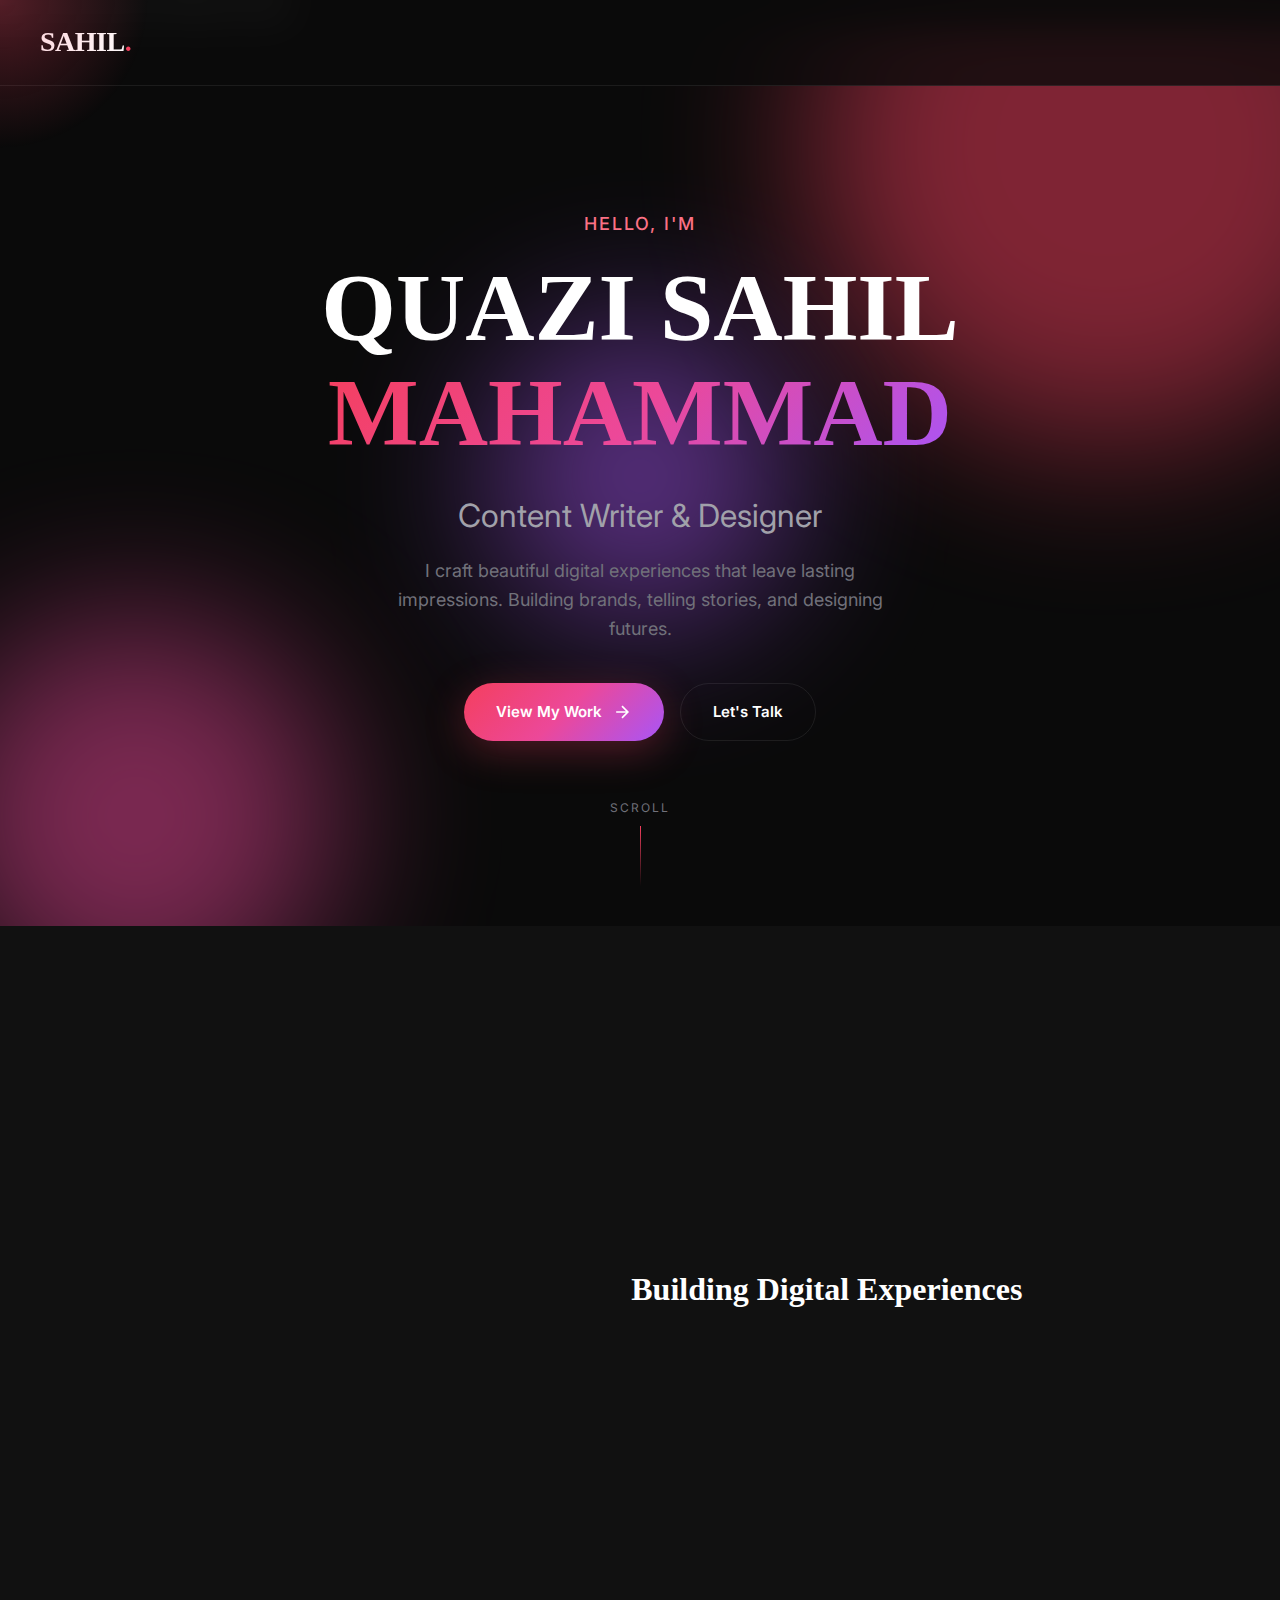
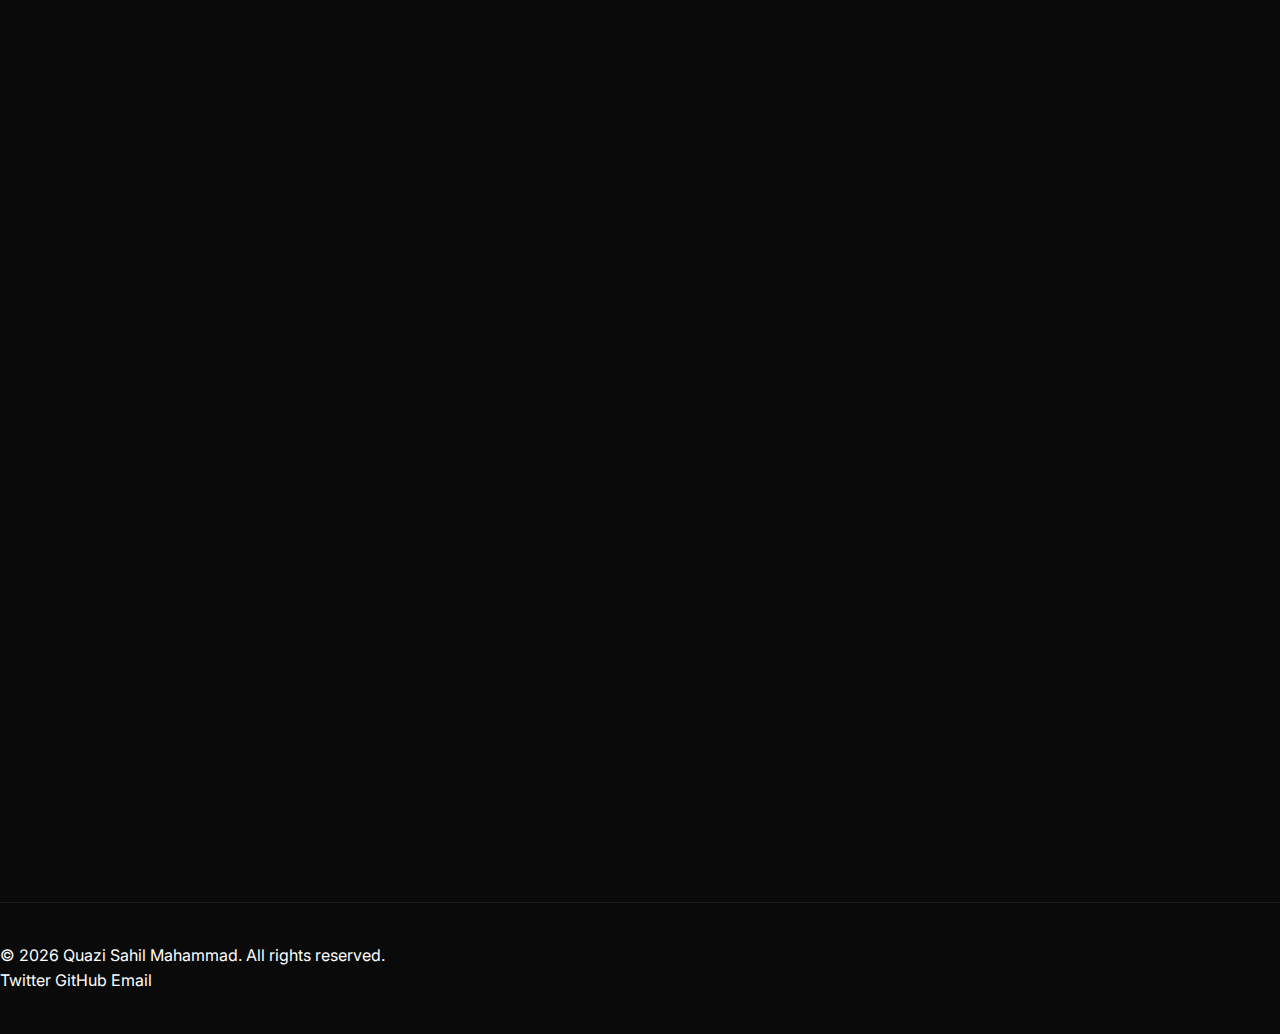
<file: index.html>
<!DOCTYPE html>
<html lang="en">

<head>
    <meta charset="UTF-8">
    <meta name="viewport" content="width=device-width, initial-scale=1.0">
    <title>Quazi Sahil Mahammad - Content Writer & Designer</title>
    <meta name="description"
        content="Portfolio of Quazi Sahil Mahammad - Content Writer, Web Designer, and Creative Developer crafting beautiful digital experiences.">

    <!-- Fonts -->
    <link rel="preconnect" href="https://fonts.googleapis.com">
    <link rel="preconnect" href="https://fonts.gstatic.com" crossorigin>
    <link
        href="https://fonts.googleapis.com/css2?family=Montserrat:wght@400;600;700;900&family=Inter:wght@300;400;500;600&display=swap"
        rel="stylesheet">
    <link rel="icon" type="image/png" href="assets/images/favicon.png">

    <!-- Styles -->
    <link rel="stylesheet" href="styles/main.css">
    <link rel="stylesheet" href="styles/animations.css">
</head>

<body class="page-home">
    <!-- Cursor Glow -->
    <div class="cursor-glow"></div>

    <!-- Noise Overlay -->
    <div class="noise-overlay"></div>

    <!-- Floating Fragments -->
    <div class="fragments-container">
        <div class="fragment fragment--triangle fragment-1"></div>
        <div class="fragment fragment--diamond fragment-2"></div>
        <div class="fragment fragment--line fragment-3"></div>
        <div class="fragment fragment--triangle fragment-4"></div>
        <div class="fragment fragment--diamond fragment-5"></div>
        <div class="fragment fragment--line fragment-6"></div>
        <div class="fragment fragment--triangle fragment-7"></div>
        <div class="fragment fragment--diamond fragment-8"></div>
        <div class="fragment fragment--line fragment-9"></div>
        <div class="fragment fragment--triangle fragment-10"></div>
    </div>

    <!-- Navigation -->
    <nav class="navbar">
        <a href="#hero" class="logo">SAHIL<span>.</span></a>
        <button class="nav-toggle" aria-label="Toggle menu">
            <span></span>
            <span></span>
            <span></span>
        </button>
    </nav>

    <!-- Slide-in Menu Panel -->
    <div class="menu-overlay">
        <nav class="menu-nav">
            <a href="#hero" data-num="01">Home</a>
            <a href="#about" data-num="02">About</a>
            <a href="#services" data-num="03">Services</a>
            <a href="#projects" data-num="04">Projects</a>
            <a href="#contact" data-num="05">Contact</a>
        </nav>
    </div>

    <!-- Hero Section -->
    <section class="hero" id="hero">
        <div class="hero-bg">
            <div class="orb orb-1"></div>
            <div class="orb orb-2"></div>
            <div class="orb orb-3"></div>
        </div>

        <div class="hero-content">
            <p class="hero-greeting">Hello, I'm</p>
            <h1 class="hero-name">
                QUAZI SAHIL<br>
                <span class="gradient-text">MAHAMMAD</span>
            </h1>
            <p class="hero-tagline">Content Writer & Designer</p>
            <p class="hero-description">
                I craft beautiful digital experiences that leave lasting impressions.
                Building brands, telling stories, and designing futures.
            </p>
            <div class="hero-cta">
                <a href="#projects" class="btn btn-primary">
                    <span>View My Work</span>
                    <svg width="20" height="20" viewBox="0 0 24 24" fill="none" stroke="currentColor" stroke-width="2">
                        <path d="M5 12h14M12 5l7 7-7 7" />
                    </svg>
                </a>
                <a href="#contact" class="btn btn-secondary">Let's Talk</a>
            </div>
        </div>

        <!-- Scroll Indicator -->
        <div class="scroll-indicator">
            <span>Scroll</span>
            <div class="scroll-line"></div>
        </div>
    </section>

    <!-- About Section -->
    <section class="about" id="about">
        <div class="container">
            <div class="section-header reveal">
                <p class="section-label">About Me</p>
                <h2 class="section-title mask-reveal-line">THE <span>STORY</span></h2>
            </div>

            <div class="about-content">
                <div class="image-wrapper reveal reveal-delay-1">
                    <img src="assets/images/profile.jpg" alt="Quazi Sahil Mahammad"
                        onerror="this.src='https://images.unsplash.com/photo-1507003211169-0a1dd7228f2d?w=400&h=500&fit=crop'">
                    <div class="image-frame"></div>
                </div>

                <div class="about-text">
                    <h3 class="blur-reveal reveal-delay-2">Building Digital Experiences</h3>
                    <p class="reveal reveal-delay-3">
                        I'm a passionate content writer and web designer based in India. With a deep love for
                        technology, anime, and creative storytelling, I bridge the gap between ideas and digital
                        reality.
                    </p>
                    <p class="reveal reveal-delay-4">
                        My journey began with a curiosity for how things work on the web. Today, I specialize in
                        crafting compelling content, designing intuitive interfaces, and building memorable brand
                        experiences.
                    </p>

                    <div class="about-stats reveal reveal-delay-5">
                        <div class="stat">
                            <span class="stat-number count-up" data-target="10">0</span>
                            <span class="stat-label">Projects Done</span>
                        </div>
                        <div class="stat">
                            <span class="stat-number count-up" data-target="5">0</span>
                            <span class="stat-label">Happy Clients</span>
                        </div>
                        <div class="stat">
                            <span class="stat-number count-up" data-target="6">0</span>
                            <span class="stat-label">Months Experience</span>
                        </div>
                    </div>
                </div>
            </div>
        </div>
    </section>

    <!-- Services Section -->
    <section class="services" id="services">
        <div class="container">
            <div class="section-header reveal">
                <p class="section-label">What I Offer</p>
                <h2 class="section-title mask-reveal-line">MY <span>SERVICES</span></h2>
            </div>

            <div class="services-grid services-grid-2">
                <!-- Service 1 - Content Writing -->
                <div class="service-card-premium reveal reveal-delay-1">
                    <div class="service-header">
                        <span class="service-number">01</span>
                        <div class="service-icon">
                            <svg width="32" height="32" viewBox="0 0 24 24" fill="none" stroke="currentColor"
                                stroke-width="1.5">
                                <path d="M12 19l7-7 3 3-7 7-3-3z" />
                                <path d="M18 13l-1.5-7.5L2 2l3.5 14.5L13 18l5-5z" />
                                <path d="M2 2l7.586 7.586" />
                                <circle cx="11" cy="11" r="2" />
                            </svg>
                        </div>
                    </div>
                    <div class="service-content">
                        <h3>Content Writing</h3>
                        <p>Engaging blog posts, articles, and web copy that captivate your audience. SEO-optimized
                            content that ranks and converts.</p>
                        <div class="service-tags">
                            <span>Blog Posts</span>
                            <span>SEO</span>
                            <span>Copywriting</span>
                        </div>
                    </div>
                    <a href="#contact" class="service-arrow">
                        <svg width="24" height="24" viewBox="0 0 24 24" fill="none" stroke="currentColor"
                            stroke-width="2">
                            <path d="M5 12h14M12 5l7 7-7 7" />
                        </svg>
                    </a>
                </div>

                <!-- Service 2 - Web Design -->
                <div class="service-card-premium reveal reveal-delay-2">
                    <div class="service-header">
                        <span class="service-number">02</span>
                        <div class="service-icon">
                            <svg width="32" height="32" viewBox="0 0 24 24" fill="none" stroke="currentColor"
                                stroke-width="1.5">
                                <rect x="2" y="3" width="20" height="14" rx="2" ry="2" />
                                <line x1="8" y1="21" x2="16" y2="21" />
                                <line x1="12" y1="17" x2="12" y2="21" />
                            </svg>
                        </div>
                    </div>
                    <div class="service-content">
                        <h3>Web Design</h3>
                        <p>Beautiful, responsive websites built with modern technologies. From landing pages to full web
                            applications.</p>
                        <div class="service-tags">
                            <span>React</span>
                            <span>UI/UX</span>
                            <span>Responsive</span>
                        </div>
                    </div>
                    <a href="#contact" class="service-arrow">
                        <svg width="24" height="24" viewBox="0 0 24 24" fill="none" stroke="currentColor"
                            stroke-width="2">
                            <path d="M5 12h14M12 5l7 7-7 7" />
                        </svg>
                    </a>
                </div>
            </div>
        </div>
    </section>

    <!-- Projects Section -->
    <section class="projects" id="projects">
        <div class="container">
            <div class="section-header reveal">
                <p class="section-label">Portfolio</p>
                <h2 class="section-title mask-reveal-line">SELECTED <span>WORKS</span></h2>
                <p class="section-description blur-reveal"
                    style="max-width: 600px; margin: 24px auto 0; color: var(--text-secondary); text-align: center;">
                    A collection of projects that showcase my passion for creating beautiful, functional digital
                    experiences.
                </p>
            </div>

            <div class="projects-showcase">
                <!-- Project 1 - NerDism -->
                <a href="https://nerdism.me" target="_blank" class="project-showcase-card reveal">
                    <div class="project-logo-wrapper">
                        <img src="assets/projects/nerdism.jpg" alt="NerDism Logo" class="project-logo">
                        <div class="project-glow"></div>
                    </div>
                    <div class="project-content">
                        <span class="project-number">01</span>
                        <h3 class="project-title">NerDism</h3>
                        <p class="project-desc">High quality blogs on tech, anime, gaming, and nerd culture. In-depth
                            articles, reviews, and insights for passionate enthusiasts.</p>
                        <div class="project-meta">
                            <div class="project-tags">
                                <span>Blog</span>
                                <span>Tech</span>
                                <span>Anime</span>
                            </div>
                            <div class="project-actions">
                                <span class="project-action">
                                    <svg width="18" height="18" viewBox="0 0 24 24" fill="none" stroke="currentColor"
                                        stroke-width="2">
                                        <path d="M18 13v6a2 2 0 0 1-2 2H5a2 2 0 0 1-2-2V8a2 2 0 0 1 2-2h6" />
                                        <polyline points="15 3 21 3 21 9" />
                                        <line x1="10" y1="14" x2="21" y2="3" />
                                    </svg>
                                </span>
                            </div>
                        </div>
                    </div>
                </a>

                <!-- Project 2 - CineMatrix -->
                <a href="https://quazisahil.github.io/CineMatrix/" target="_blank" class="project-showcase-card reveal">
                    <div class="project-logo-wrapper">
                        <img src="assets/projects/cinematrix.jpg" alt="CineMatrix Logo" class="project-logo">
                        <div class="project-glow" style="--glow-color: #00d4aa;"></div>
                    </div>
                    <div class="project-content">
                        <span class="project-number">02</span>
                        <h3 class="project-title">CineMatrix</h3>
                        <p class="project-desc">See series ratings and discover your next binge-watch with this
                            cinematic TV show database.</p>
                        <div class="project-meta">
                            <div class="project-tags">
                                <span>JavaScript</span>
                                <span>TMDB API</span>
                                <span>React</span>
                            </div>
                            <div class="project-actions">
                                <span class="project-action">
                                    <svg width="18" height="18" viewBox="0 0 24 24" fill="none" stroke="currentColor"
                                        stroke-width="2">
                                        <path d="M18 13v6a2 2 0 0 1-2 2H5a2 2 0 0 1-2-2V8a2 2 0 0 1 2-2h6" />
                                        <polyline points="15 3 21 3 21 9" />
                                        <line x1="10" y1="14" x2="21" y2="3" />
                                    </svg>
                                </span>
                            </div>
                        </div>
                    </div>
                </a>

                <!-- Project 3 - CyberNotes -->
                <a href="https://quazisahil.github.io/cybernotes/" target="_blank" class="project-showcase-card reveal">
                    <div class="project-logo-wrapper">
                        <img src="assets/projects/cybernotes.jpg" alt="CyberNotes Logo" class="project-logo">
                        <div class="project-glow" style="--glow-color: #ff2ec4;"></div>
                    </div>
                    <div class="project-content">
                        <span class="project-number">03</span>
                        <h3 class="project-title">CyberNotes</h3>
                        <p class="project-desc">Amazing cyberpunk note-taking app with cloud sync, rich formatting, and
                            a stunning neon UI.</p>
                        <div class="project-meta">
                            <div class="project-tags">
                                <span>React</span>
                                <span>Capacitor</span>
                                <span>Android</span>
                            </div>
                            <div class="project-actions">
                                <span class="project-action">
                                    <svg width="18" height="18" viewBox="0 0 24 24" fill="none" stroke="currentColor"
                                        stroke-width="2">
                                        <path d="M18 13v6a2 2 0 0 1-2 2H5a2 2 0 0 1-2-2V8a2 2 0 0 1 2-2h6" />
                                        <polyline points="15 3 21 3 21 9" />
                                        <line x1="10" y1="14" x2="21" y2="3" />
                                    </svg>
                                </span>
                            </div>
                        </div>
                    </div>
                </a>

                <!-- Project 4 - CompressIt -->
                <a href="https://quazisahil.github.io/compressit/" target="_blank" class="project-showcase-card reveal">
                    <div class="project-logo-wrapper">
                        <img src="assets/projects/compressit.jpg" alt="CompressIt Logo" class="project-logo">
                        <div class="project-glow" style="--glow-color: #a855f7;"></div>
                    </div>
                    <div class="project-content">
                        <span class="project-number">04</span>
                        <h3 class="project-title">CompressIt</h3>
                        <p class="project-desc">Compress images efficiently without losing quality. High-speed, secure,
                            and client-side processing.</p>
                        <div class="project-meta">
                            <div class="project-tags">
                                <span>JavaScript</span>
                                <span>Canvas API</span>
                                <span>WebWorkers</span>
                            </div>
                            <div class="project-actions">
                                <span class="project-action">
                                    <svg width="18" height="18" viewBox="0 0 24 24" fill="none" stroke="currentColor"
                                        stroke-width="2">
                                        <path d="M18 13v6a2 2 0 0 1-2 2H5a2 2 0 0 1-2-2V8a2 2 0 0 1 2-2h6" />
                                        <polyline points="15 3 21 3 21 9" />
                                        <line x1="10" y1="14" x2="21" y2="3" />
                                    </svg>
                                </span>
                            </div>
                        </div>
                    </div>
                </a>

                <!-- Project 5 - PeakLiterature -->
                <a href="https://quazisahil.github.io/PeakLiterature/" target="_blank"
                    class="project-showcase-card reveal">
                    <div class="project-logo-wrapper">
                        <img src="assets/projects/peakliterature.png" alt="PeakLiterature Logo" class="project-logo">
                        <div class="project-glow" style="--glow-color: #22c55e;"></div>
                    </div>
                    <div class="project-content">
                        <span class="project-number">05</span>
                        <h3 class="project-title">PeakLiterature</h3>
                        <p class="project-desc">A curated library of 250+ free audiobooks and ebooks from LibriVox and
                            Project Gutenberg.</p>
                        <div class="project-meta">
                            <div class="project-tags">
                                <span>React</span>
                                <span>Audio API</span>
                                <span>Firebase</span>
                            </div>
                            <div class="project-actions">
                                <span class="project-action">
                                    <svg width="18" height="18" viewBox="0 0 24 24" fill="none" stroke="currentColor"
                                        stroke-width="2">
                                        <path d="M18 13v6a2 2 0 0 1-2 2H5a2 2 0 0 1-2-2V8a2 2 0 0 1 2-2h6" />
                                        <polyline points="15 3 21 3 21 9" />
                                        <line x1="10" y1="14" x2="21" y2="3" />
                                    </svg>
                                </span>
                            </div>
                        </div>
                    </div>
                </a>
            </div>

            <div class="github-cta reveal" style="text-align: center; margin-top: 80px;">
                <a href="https://github.com/QuaziSahil" target="_blank" class="btn btn-secondary">
                    <svg width="20" height="20" viewBox="0 0 24 24" fill="currentColor" style="margin-right: 10px;">
                        <path
                            d="M12 0c-6.626 0-12 5.373-12 12 0 5.302 3.438 9.8 8.207 11.387.599.111.793-.261.793-.577v-2.234c-3.338.726-4.033-1.416-4.033-1.416-.546-1.387-1.333-1.756-1.333-1.756-1.089-.745.083-.729.083-.729 1.205.084 1.839 1.237 1.839 1.237 1.07 1.834 2.807 1.304 3.492.997.107-.775.418-1.305.762-1.604-2.665-.305-5.467-1.334-5.467-5.931 0-1.311.469-2.381 1.236-3.221-.124-.303-.535-1.524.117-3.176 0 0 1.008-.322 3.301 1.23.957-.266 1.983-.399 3.003-.404 1.02.005 2.047.138 3.006.404 2.291-1.552 3.297-1.23 3.297-1.23.653 1.653.242 2.874.118 3.176.77.84 1.235 1.911 1.235 3.221 0 4.609-2.807 5.624-5.479 5.921.43.372.823 1.102.823 2.222v3.293c0 .319.192.694.801.576 4.765-1.589 8.199-6.086 8.199-11.386 0-6.627-5.373-12-12-12z" />
                    </svg>
                    View All on GitHub
                </a>
            </div>
        </div>
    </section>

    <!-- Contact Section -->
    <section class="contact" id="contact">
        <div class="container">
            <div class="section-header reveal">
                <p class="section-label">Get in Touch</p>
                <h2 class="section-title mask-reveal-line">LET'S <span>CONNECT</span></h2>
            </div>

            <div class="contact-content">
                <div class="contact-info">
                    <h3 class="reveal reveal-delay-1">Have a project in mind?</h3>
                    <p class="reveal reveal-delay-2">
                        I'm always open to discussing new projects, creative ideas,
                        or opportunities to be part of your vision. Let's create something amazing together.
                    </p>

                    <div class="contact-details">
                        <a href="mailto:sahilkazi629@gmail.com" class="contact-item reveal reveal-delay-3">
                            <svg width="24" height="24" viewBox="0 0 24 24" fill="none" stroke="currentColor"
                                stroke-width="2">
                                <path d="M4 4h16c1.1 0 2 .9 2 2v12c0 1.1-.9 2-2 2H4c-1.1 0-2-.9-2-2V6c0-1.1.9-2 2-2z" />
                                <polyline points="22,6 12,13 2,6" />
                            </svg>
                            <span>sahilkazi629@gmail.com</span>
                        </a>
                        <a href="https://wa.me/918777322403" target="_blank" class="contact-item reveal reveal-delay-4">
                            <svg width="24" height="24" viewBox="0 0 24 24" fill="none" stroke="currentColor"
                                stroke-width="2">
                                <path
                                    d="M22 16.92v3a2 2 0 0 1-2.18 2 19.79 19.79 0 0 1-8.63-3.07 19.5 19.5 0 0 1-6-6 19.79 19.79 0 0 1-3.07-8.67A2 2 0 0 1 4.11 2h3a2 2 0 0 1 2 1.72 12.84 12.84 0 0 0 .7 2.81 2 2 0 0 1-.45 2.11L8.09 9.91a16 16 0 0 0 6 6l1.27-1.27a2 2 0 0 1 2.11-.45 12.84 12.84 0 0 0 2.81.7A2 2 0 0 1 22 16.92z" />
                            </svg>
                            <span>+91 8777322403</span>
                        </a>
                        <a href="https://x.com/NerDismme" target="_blank" class="contact-item reveal reveal-delay-5">
                            <svg width="24" height="24" viewBox="0 0 24 24" fill="none" stroke="currentColor"
                                stroke-width="2">
                                <path
                                    d="M23 3a10.9 10.9 0 0 1-3.14 1.53 4.48 4.48 0 0 0-7.86 3v1A10.66 10.66 0 0 1 3 4s-4 9 5 13a11.64 11.64 0 0 1-7 2c9 5 20 0 20-11.5a4.5 4.5 0 0 0-.08-.83A7.72 7.72 0 0 0 23 3z" />
                            </svg>
                            <span>@NerDismme</span>
                        </a>
                        <a href="https://github.com/QuaziSahil" target="_blank"
                            class="contact-item reveal reveal-delay-5">
                            <svg width="24" height="24" viewBox="0 0 24 24" fill="none" stroke="currentColor"
                                stroke-width="2">
                                <path
                                    d="M9 19c-5 1.5-5-2.5-7-3m14 6v-3.87a3.37 3.37 0 0 0-.94-2.61c3.14-.35 6.44-1.54 6.44-7A5.44 5.44 0 0 0 20 4.77 5.07 5.07 0 0 0 19.91 1S18.73.65 16 2.48a13.38 13.38 0 0 0-7 0C6.27.65 5.09 1 5.09 1A5.07 5.07 0 0 0 5 4.77a5.44 5.44 0 0 0-1.5 3.78c0 5.42 3.3 6.61 6.44 7A3.37 3.37 0 0 0 9 18.13V22" />
                            </svg>
                            <span>QuaziSahil</span>
                        </a>
                        <div class="contact-item reveal reveal-delay-6">
                            <svg width="24" height="24" viewBox="0 0 24 24" fill="none" stroke="currentColor"
                                stroke-width="2">
                                <path d="M21 10c0 7-9 13-9 13s-9-6-9-13a9 9 0 0 1 18 0z" />
                                <circle cx="12" cy="10" r="3" />
                            </svg>
                            <span>India</span>
                        </div>
                    </div>
                </div>

                <form class="contact-form reveal reveal-delay-2" action="https://formspree.io/f/xpwzgkqr" method="POST">
                    <div class="form-group">
                        <input type="text" name="name" placeholder="Your Name" required>
                    </div>
                    <div class="form-group">
                        <input type="email" name="email" placeholder="Your Email" required>
                    </div>
                    <div class="form-group">
                        <input type="text" name="subject" placeholder="Subject">
                    </div>
                    <div class="form-group">
                        <textarea name="message" placeholder="Your Message" rows="5" required></textarea>
                    </div>
                    <button type="submit" class="btn btn-primary">
                        <span>Send Message</span>
                        <svg width="20" height="20" viewBox="0 0 24 24" fill="none" stroke="currentColor"
                            stroke-width="2">
                            <line x1="22" y1="2" x2="11" y2="13" />
                            <polygon points="22 2 15 22 11 13 2 9 22 2" />
                        </svg>
                    </button>
                </form>
            </div>
        </div>
    </section>

    <!-- Footer -->
    <footer class="footer">
        <p class="footer-text">© 2026 Quazi Sahil Mahammad. All rights reserved.</p>
        <div class="footer-links">
            <a href="https://x.com/NerDismme" target="_blank">Twitter</a>
            <a href="https://github.com/QuaziSahil" target="_blank">GitHub</a>
            <a href="mailto:nerdism.me@gmail.com">Email</a>
        </div>
    </footer>

    <script src="scripts/main.js"></script>
</body>

</html>
</file>
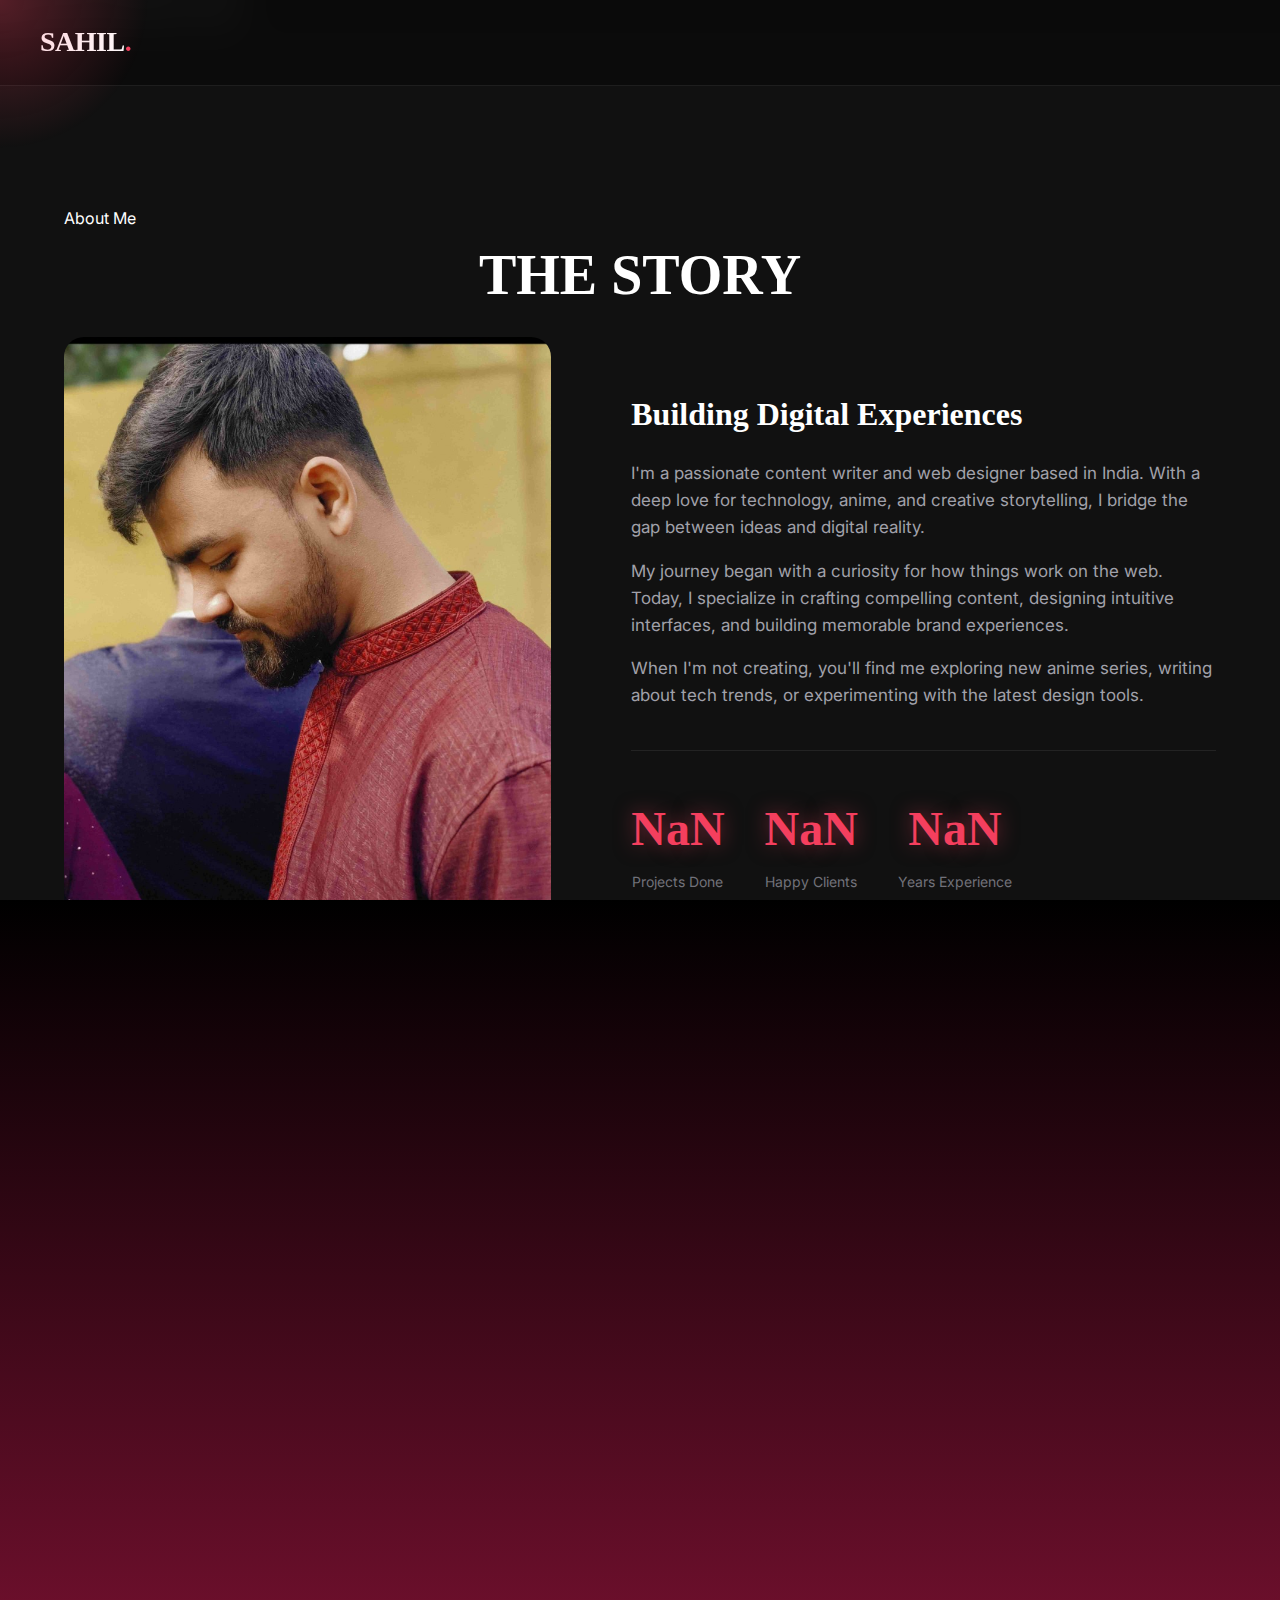
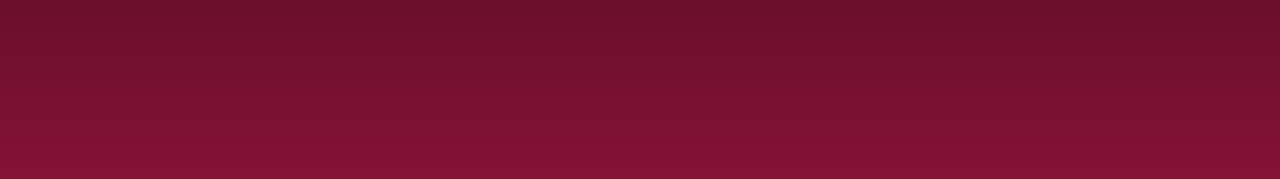
<file: about.html>
<!DOCTYPE html>
<html lang="en">

<head>
    <meta charset="UTF-8">
    <meta name="viewport" content="width=device-width, initial-scale=1.0">
    <title>About - Quazi Sahil Mahammad</title>
    <meta name="description"
        content="Learn about Quazi Sahil Mahammad - Content Writer, Web Designer, and Creative Developer.">

    <!-- Fonts -->
    <link rel="preconnect" href="https://fonts.googleapis.com">
    <link rel="preconnect" href="https://fonts.gstatic.com" crossorigin>
    <link
        href="https://fonts.googleapis.com/css2?family=Montserrat:wght@400;600;700;900&family=Inter:wght@300;400;500;600&display=swap"
        rel="stylesheet">
    <link rel="icon" type="image/png" href="assets/images/favicon.png">

    <!-- Styles -->
    <link rel="stylesheet" href="styles/main.css">
    <link rel="stylesheet" href="styles/animations.css">
</head>

<body class="page-about">
    <!-- Cursor Glow -->
    <div class="cursor-glow"></div>
    <div class="noise-overlay"></div>
    <div class="page-transition-overlay"></div>

    <!-- Floating Fragments -->
    <div class="fragments-container">
        <div class="fragment fragment--triangle fragment-1"></div>
        <div class="fragment fragment--diamond fragment-2"></div>
        <div class="fragment fragment--line fragment-3"></div>
        <div class="fragment fragment--triangle fragment-4"></div>
        <div class="fragment fragment--diamond fragment-5"></div>
    </div>

    <!-- Navigation -->
    <nav class="navbar">
        <a href="index.html" class="logo">SAHIL<span>.</span></a>
        <button class="nav-toggle" aria-label="Toggle menu">
            <span></span>
            <span></span>
            <span></span>
        </button>
    </nav>

    <!-- Full-screen Menu Overlay -->
    <div class="menu-overlay">
        <nav class="menu-nav">
            <a href="about.html">About</a>
            <a href="services.html">Services</a>
            <a href="projects.html">Projects</a>
            <a href="contact.html">Contact</a>
        </nav>
    </div>

    <!-- About Section -->
    <section class="about" style="padding-top: 180px;">
        <div class="container">
            <div class="section-header reveal">
                <p class="section-label">About Me</p>
                <h1 class="section-title">THE <span>STORY</span></h1>
            </div>

            <div class="about-content">
                <div class="image-wrapper reveal reveal-delay-1">
                    <img src="assets/images/profile.jpg" alt="Quazi Sahil Mahammad"
                        onerror="this.src='https://images.unsplash.com/photo-1507003211169-0a1dd7228f2d?w=400&h=500&fit=crop'">
                    <div class="image-frame"></div>
                </div>

                <div class="about-text">
                    <h3 class="reveal reveal-delay-2">Building Digital Experiences</h3>
                    <p class="reveal reveal-delay-3">
                        I'm a passionate content writer and web designer based in India. With a deep love for
                        technology, anime, and creative storytelling, I bridge the gap between ideas and digital
                        reality.
                    </p>
                    <p class="reveal reveal-delay-4">
                        My journey began with a curiosity for how things work on the web. Today, I specialize in
                        crafting compelling content, designing intuitive interfaces, and building memorable brand
                        experiences.
                    </p>
                    <p class="reveal reveal-delay-5">
                        When I'm not creating, you'll find me exploring new anime series, writing about tech trends,
                        or experimenting with the latest design tools.
                    </p>

                    <div class="about-stats reveal reveal-delay-6">
                        <div class="stat">
                            <span class="stat-number count-up" data-target="50">0</span>
                            <span class="stat-label">Projects Done</span>
                        </div>
                        <div class="stat">
                            <span class="stat-number count-up" data-target="30">0</span>
                            <span class="stat-label">Happy Clients</span>
                        </div>
                        <div class="stat">
                            <span class="stat-number count-up" data-target="3">0</span>
                            <span class="stat-label">Years Experience</span>
                        </div>
                    </div>
                </div>
            </div>
        </div>
    </section>

    <!-- Skills Section -->
    <section class="services" style="padding-top: 80px;">
        <div class="container">
            <div class="section-header reveal">
                <p class="section-label">Expertise</p>
                <h2 class="section-title">WHAT I <span>DO</span></h2>
            </div>

            <div class="services-grid">
                <div class="service-card reveal reveal-delay-1">
                    <span class="service-number">01</span>
                    <h3>Content Writing</h3>
                    <p>Engaging articles, blog posts, and copy that connects with your audience and drives results.</p>
                </div>
                <div class="service-card reveal reveal-delay-2">
                    <span class="service-number">02</span>
                    <h3>Web Design</h3>
                    <p>Beautiful, responsive websites that tell your brand's story and convert visitors into customers.
                    </p>
                </div>
                <div class="service-card reveal reveal-delay-3">
                    <span class="service-number">03</span>
                    <h3>Brand Identity</h3>
                    <p>Cohesive visual identities that make your brand memorable and stand out from the competition.</p>
                </div>
            </div>
        </div>
    </section>

    <!-- Footer -->
    <footer class="footer">
        <p class="footer-text">© 2026 Quazi Sahil Mahammad. All rights reserved.</p>
        <div class="footer-links">
            <a href="https://x.com/NerDismme" target="_blank">Twitter</a>
            <a href="https://github.com/QuaziSahil" target="_blank">GitHub</a>
            <a href="mailto:nerdism.me@gmail.com">Email</a>
        </div>
    </footer>

    <script src="scripts/main.js"></script>
</body>

</html>
</file>
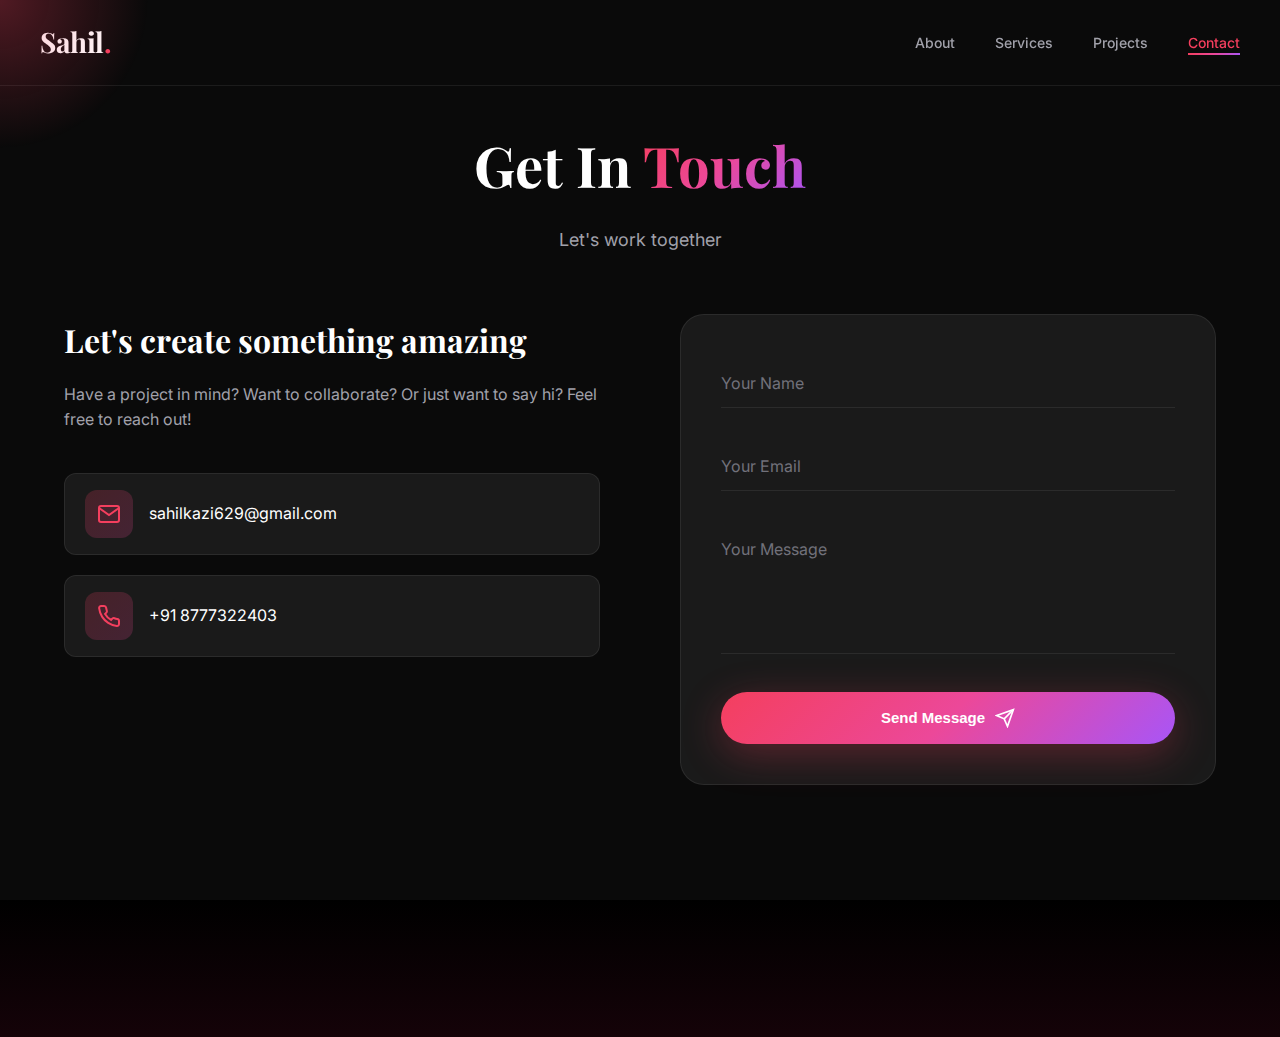
<file: contact.html>
<!DOCTYPE html>
<html lang="en">

<head>
    <meta charset="UTF-8">
    <meta name="viewport" content="width=device-width, initial-scale=1.0">
    <title>Contact - Quazi Sahil Mahammad - Content Writer & Designer</title>
    <link rel="preconnect" href="https://fonts.googleapis.com">
    <link rel="preconnect" href="https://fonts.gstatic.com" crossorigin>
    <link
        href="https://fonts.googleapis.com/css2?family=Playfair+Display:wght@400;500;600;700&family=Inter:wght@300;400;500;600;700&display=swap"
        rel="stylesheet">
    <link rel="icon" type="image/png" href="assets/images/favicon.png">
    <link rel="stylesheet" href="styles/main.css">
    <link rel="stylesheet" href="styles/animations.css">
</head>

<body class="page-contact">
    <div class="cursor-glow"></div>
    <div class="page-transition-overlay"></div>

    <nav class="navbar">
        <a href="index.html" class="logo">Sahil<span>.</span></a>
        <ul class="nav-links">
            <li><a href="about.html" class="nav-item">About</a></li>
            <li><a href="services.html" class="nav-item">Services</a></li>
            <li><a href="projects.html" class="nav-item">Projects</a></li>
            <li><a href="contact.html" class="nav-item active">Contact</a></li>
        </ul>
        <button class="nav-toggle" aria-label="Toggle menu"><span></span><span></span><span></span></button>
    </nav>

    <section class="contact section-page">
        <div class="container">
            <h2 class="section-title reveal">Get In <span class="gradient-text">Touch</span></h2>
            <p class="section-subtitle reveal">Let's work together</p>

            <div class="contact-content">
                <div class="contact-info reveal">
                    <h3>Let's create something amazing</h3>
                    <p>Have a project in mind? Want to collaborate? Or just want to say hi? Feel free to reach out!</p>

                    <div class="contact-details">
                        <a href="mailto:sahilkazi629@gmail.com" class="contact-item">
                            <div class="contact-icon"><svg width="24" height="24" viewBox="0 0 24 24" fill="none"
                                    stroke="currentColor" stroke-width="2">
                                    <path
                                        d="M4 4h16c1.1 0 2 .9 2 2v12c0 1.1-.9 2-2 2H4c-1.1 0-2-.9-2-2V6c0-1.1.9-2 2-2z" />
                                    <polyline points="22,6 12,13 2,6" />
                                </svg></div>
                            <span>sahilkazi629@gmail.com</span>
                        </a>
                        <a href="https://wa.me/918777322403" class="contact-item">
                            <div class="contact-icon"><svg width="24" height="24" viewBox="0 0 24 24" fill="none"
                                    stroke="currentColor" stroke-width="2">
                                    <path
                                        d="M22 16.92v3a2 2 0 0 1-2.18 2 19.79 19.79 0 0 1-8.63-3.07 19.5 19.5 0 0 1-6-6 19.79 19.79 0 0 1-3.07-8.67A2 2 0 0 1 4.11 2h3a2 2 0 0 1 2 1.72 12.84 12.84 0 0 0 .7 2.81 2 2 0 0 1-.45 2.11L8.09 9.91a16 16 0 0 0 6 6l1.27-1.27a2 2 0 0 1 2.11-.45 12.84 12.84 0 0 0 2.81.7A2 2 0 0 1 22 16.92z" />
                                </svg></div>
                            <span>+91 8777322403</span>
                        </a>
                    </div>
                </div>

                <form class="contact-form reveal" id="contactForm">
                    <div class="form-group">
                        <input type="text" id="name" name="name" required>
                        <label for="name">Your Name</label>
                        <div class="input-line"></div>
                    </div>
                    <div class="form-group">
                        <input type="email" id="email" name="email" required>
                        <label for="email">Your Email</label>
                        <div class="input-line"></div>
                    </div>
                    <div class="form-group">
                        <textarea id="message" name="message" rows="5" required></textarea>
                        <label for="message">Your Message</label>
                        <div class="input-line"></div>
                    </div>
                    <button type="submit" class="btn btn-primary">
                        <span>Send Message</span>
                        <svg width="20" height="20" viewBox="0 0 24 24" fill="none" stroke="currentColor"
                            stroke-width="2">
                            <line x1="22" y1="2" x2="11" y2="13" />
                            <polygon points="22 2 15 22 11 13 2 9 22 2" />
                        </svg>
                    </button>
                </form>
            </div>
        </div>
    </section>

    <footer class="footer">
        <div class="container">
            <div class="footer-content">
                <p class="copyright">© 2026 Quazi Sahil Mahammad</p>
                <p class="footer-tagline">Designed with <span class="heart">❤</span> and lots of coffee</p>
            </div>
        </div>
    </footer>
    <script src="scripts/main.js"></script>
</body>

</html>
</file>
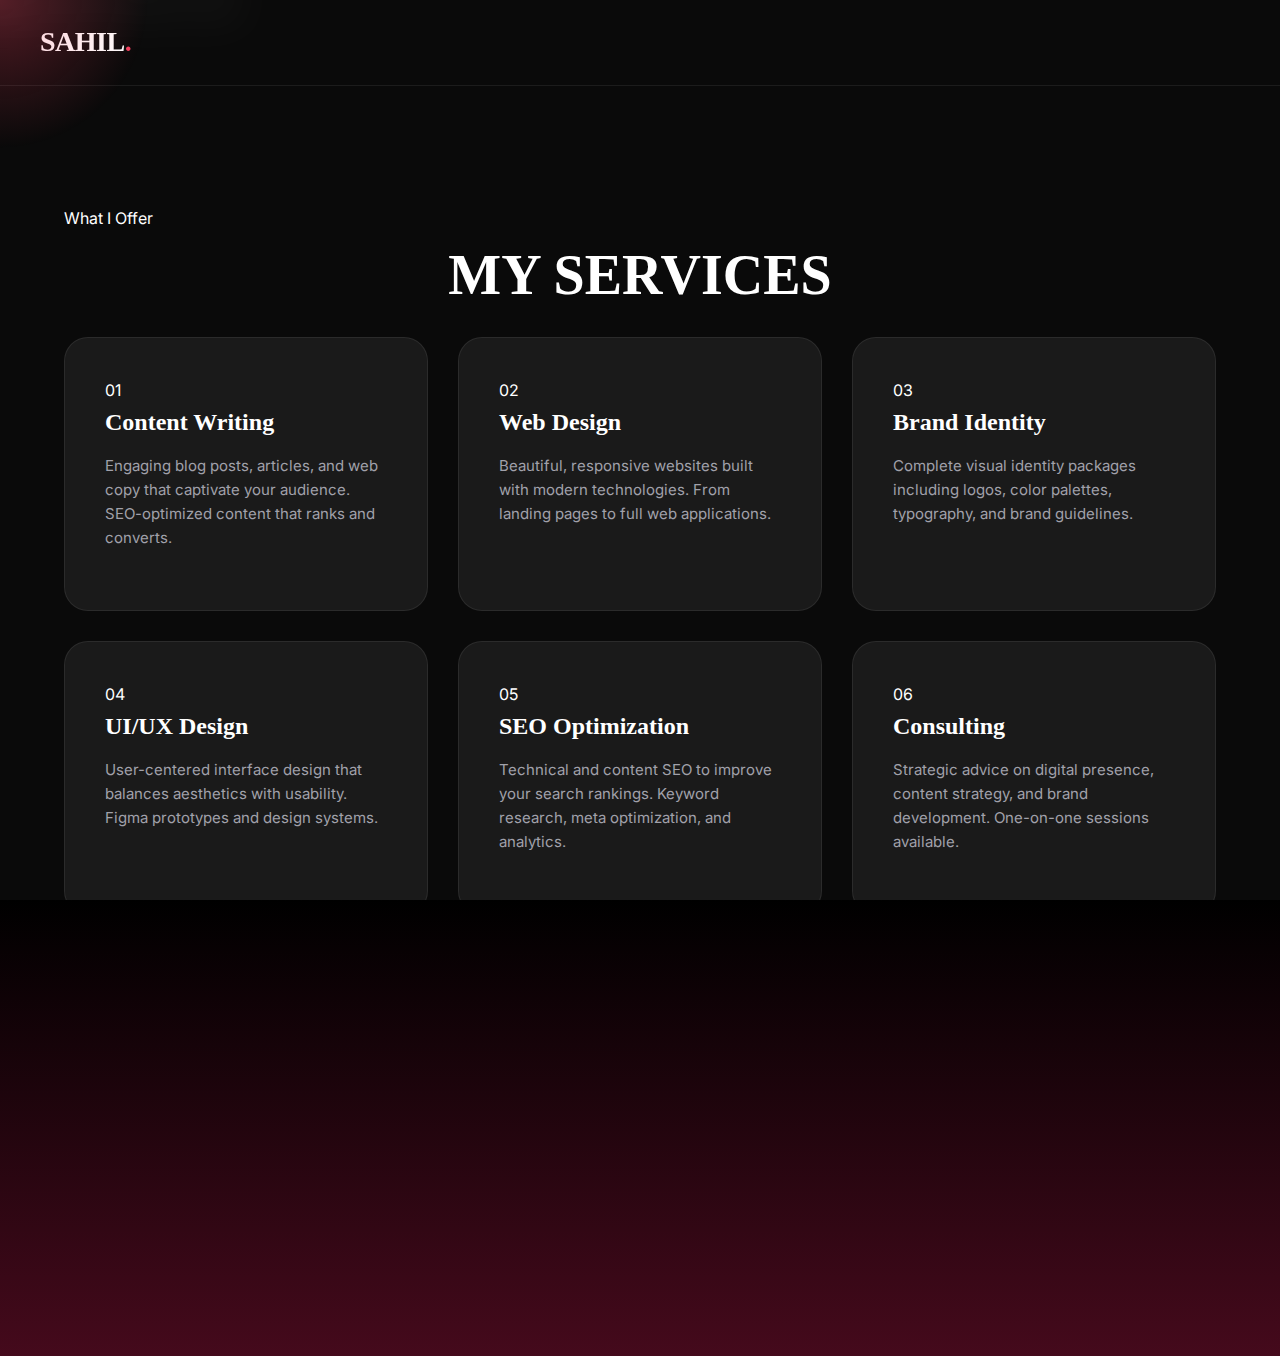
<file: services.html>
<!DOCTYPE html>
<html lang="en">

<head>
    <meta charset="UTF-8">
    <meta name="viewport" content="width=device-width, initial-scale=1.0">
    <title>Services - Quazi Sahil Mahammad</title>
    <meta name="description"
        content="Professional services by Quazi Sahil Mahammad - Content Writing, Web Design, and Brand Development.">

    <!-- Fonts -->
    <link rel="preconnect" href="https://fonts.googleapis.com">
    <link rel="preconnect" href="https://fonts.gstatic.com" crossorigin>
    <link
        href="https://fonts.googleapis.com/css2?family=Montserrat:wght@400;600;700;900&family=Inter:wght@300;400;500;600&display=swap"
        rel="stylesheet">
    <link rel="icon" type="image/png" href="assets/images/favicon.png">

    <!-- Styles -->
    <link rel="stylesheet" href="styles/main.css">
    <link rel="stylesheet" href="styles/animations.css">
</head>

<body class="page-services">
    <!-- Cursor Glow -->
    <div class="cursor-glow"></div>
    <div class="noise-overlay"></div>
    <div class="page-transition-overlay"></div>

    <!-- Floating Fragments -->
    <div class="fragments-container">
        <div class="fragment fragment--triangle fragment-1"></div>
        <div class="fragment fragment--diamond fragment-2"></div>
        <div class="fragment fragment--line fragment-3"></div>
        <div class="fragment fragment--triangle fragment-4"></div>
    </div>

    <!-- Navigation -->
    <nav class="navbar">
        <a href="index.html" class="logo">SAHIL<span>.</span></a>
        <button class="nav-toggle" aria-label="Toggle menu">
            <span></span>
            <span></span>
            <span></span>
        </button>
    </nav>

    <!-- Full-screen Menu Overlay -->
    <div class="menu-overlay">
        <nav class="menu-nav">
            <a href="about.html">About</a>
            <a href="services.html">Services</a>
            <a href="projects.html">Projects</a>
            <a href="contact.html">Contact</a>
        </nav>
    </div>

    <!-- Services Section -->
    <section class="services" style="padding-top: 180px;">
        <div class="container">
            <div class="section-header reveal">
                <p class="section-label">What I Offer</p>
                <h1 class="section-title">MY <span>SERVICES</span></h1>
            </div>

            <div class="services-grid">
                <div class="service-card reveal reveal-delay-1">
                    <span class="service-number">01</span>
                    <h3>Content Writing</h3>
                    <p>Engaging blog posts, articles, and web copy that captivate your audience. SEO-optimized content
                        that ranks and converts.</p>
                </div>
                <div class="service-card reveal reveal-delay-2">
                    <span class="service-number">02</span>
                    <h3>Web Design</h3>
                    <p>Beautiful, responsive websites built with modern technologies. From landing pages to full web
                        applications.</p>
                </div>
                <div class="service-card reveal reveal-delay-3">
                    <span class="service-number">03</span>
                    <h3>Brand Identity</h3>
                    <p>Complete visual identity packages including logos, color palettes, typography, and brand
                        guidelines.</p>
                </div>
                <div class="service-card reveal reveal-delay-1">
                    <span class="service-number">04</span>
                    <h3>UI/UX Design</h3>
                    <p>User-centered interface design that balances aesthetics with usability. Figma prototypes and
                        design systems.</p>
                </div>
                <div class="service-card reveal reveal-delay-2">
                    <span class="service-number">05</span>
                    <h3>SEO Optimization</h3>
                    <p>Technical and content SEO to improve your search rankings. Keyword research, meta optimization,
                        and analytics.</p>
                </div>
                <div class="service-card reveal reveal-delay-3">
                    <span class="service-number">06</span>
                    <h3>Consulting</h3>
                    <p>Strategic advice on digital presence, content strategy, and brand development. One-on-one
                        sessions available.</p>
                </div>
            </div>

            <div class="projects-cta reveal" style="margin-top: 80px; text-align: center;">
                <p style="color: var(--text-secondary); margin-bottom: 24px; font-size: 18px;">Ready to start your
                    project?</p>
                <a href="contact.html" class="btn btn-primary">Get in Touch</a>
            </div>
        </div>
    </section>

    <!-- Footer -->
    <footer class="footer">
        <p class="footer-text">© 2026 Quazi Sahil Mahammad. All rights reserved.</p>
        <div class="footer-links">
            <a href="https://x.com/NerDismme" target="_blank">Twitter</a>
            <a href="https://github.com/QuaziSahil" target="_blank">GitHub</a>
            <a href="mailto:nerdism.me@gmail.com">Email</a>
        </div>
    </footer>

    <script src="scripts/main.js"></script>
</body>

</html>
</file>
<file: styles/main.css>
/* ========================================
   QUAZI SAHIL MAHAMMAD - PORTFOLIO
   Premium Rose Theme
======================================== */

/* CSS Variables */
:root {
    /* Rose Color Palette */
    --rose-50: #fff1f2;
    --rose-100: #ffe4e6;
    --rose-200: #fecdd3;
    --rose-300: #fda4af;
    --rose-400: #fb7185;
    --rose-500: #f43f5e;
    --rose-600: #e11d48;
    --rose-700: #be123c;
    --rose-800: #9f1239;
    --rose-900: #881337;

    /* Gradients */
    --gradient-rose: linear-gradient(135deg, #f43f5e 0%, #ec4899 50%, #a855f7 100%);
    --gradient-rose-soft: linear-gradient(135deg, rgba(244, 63, 94, 0.2), rgba(236, 72, 153, 0.2));
    --gradient-glow: radial-gradient(circle, rgba(244, 63, 94, 0.3) 0%, transparent 70%);

    /* Dark Theme */
    --bg-primary: #0a0a0a;
    --bg-secondary: #111111;
    --bg-card: #1a1a1a;
    --bg-card-hover: #222222;

    /* Text */
    --text-primary: #ffffff;
    --text-secondary: #a1a1aa;
    --text-muted: #71717a;

    /* Borders */
    --border-color: rgba(255, 255, 255, 0.08);
    --border-hover: rgba(244, 63, 94, 0.5);

    /* Typography */
    --font-heading: 'Playfair Display', Georgia, serif;
    --font-body: 'Inter', -apple-system, BlinkMacSystemFont, sans-serif;

    /* Spacing */
    --section-padding: 120px;
    --container-max: 1200px;

    /* Transitions */
    --transition-fast: 0.2s ease;
    --transition-medium: 0.3s ease;
    --transition-slow: 0.5s ease;
}

/* Reset & Base */
*,
*::before,
*::after {
    box-sizing: border-box;
    margin: 0;
    padding: 0;
}

html {
    scroll-behavior: smooth;
    scroll-padding-top: 80px;
}

body {
    font-family: var(--font-body);
    background: var(--bg-primary);
    color: var(--text-primary);
    line-height: 1.6;
    overflow-x: hidden;
    -webkit-font-smoothing: antialiased;
}

::selection {
    background: var(--rose-500);
    color: white;
}

a {
    text-decoration: none;
    color: inherit;
}

img {
    max-width: 100%;
    display: block;
}

ul {
    list-style: none;
}

/* Container */
.container {
    max-width: var(--container-max);
    margin: 0 auto;
    padding: 0 24px;
}

/* ========== CURSOR GLOW ========== */
.cursor-glow {
    position: fixed;
    width: 300px;
    height: 300px;
    background: var(--gradient-glow);
    border-radius: 50%;
    pointer-events: none;
    z-index: 9999;
    transform: translate(-50%, -50%);
    opacity: 0;
    transition: opacity 0.3s ease;
}

body:hover .cursor-glow {
    opacity: 1;
}

/* ========== NAVIGATION ========== */
.navbar {
    position: fixed;
    top: 0;
    left: 0;
    right: 0;
    padding: 20px 40px;
    display: flex;
    justify-content: space-between;
    align-items: center;
    z-index: 1000;
    background: rgba(10, 10, 10, 0.8);
    backdrop-filter: blur(20px);
    border-bottom: 1px solid var(--border-color);
}

.logo {
    font-family: var(--font-heading);
    font-size: 28px;
    font-weight: 700;
    letter-spacing: -0.5px;
}

.logo span {
    color: var(--rose-500);
}

.nav-links {
    display: flex;
    gap: 40px;
}

.nav-links a {
    font-size: 14px;
    font-weight: 500;
    color: var(--text-secondary);
    transition: var(--transition-fast);
    position: relative;
}

.nav-links a::after {
    content: '';
    position: absolute;
    bottom: -4px;
    left: 0;
    width: 0;
    height: 2px;
    background: var(--gradient-rose);
    transition: var(--transition-medium);
}

.nav-links a:hover {
    color: var(--text-primary);
}

.nav-links a:hover::after {
    width: 100%;
}

.nav-toggle {
    display: none;
    flex-direction: column;
    gap: 5px;
    background: none;
    border: none;
    cursor: pointer;
    padding: 5px;
}

.nav-toggle span {
    width: 24px;
    height: 2px;
    background: var(--text-primary);
    transition: var(--transition-fast);
}

/* ========== HERO SECTION ========== */
.hero {
    min-height: 100vh;
    display: flex;
    align-items: center;
    justify-content: center;
    position: relative;
    overflow: hidden;
    padding: 120px 24px;
}

.hero-bg {
    position: absolute;
    inset: 0;
    overflow: hidden;
}

.orb {
    position: absolute;
    border-radius: 50%;
    filter: blur(80px);
    opacity: 0.5;
    animation: float 20s ease-in-out infinite;
}

.orb-1 {
    width: 600px;
    height: 600px;
    background: var(--rose-500);
    top: -20%;
    right: -10%;
    animation-delay: 0s;
}

.orb-2 {
    width: 400px;
    height: 400px;
    background: #ec4899;
    bottom: -10%;
    left: -5%;
    animation-delay: -7s;
}

.orb-3 {
    width: 300px;
    height: 300px;
    background: #a855f7;
    top: 50%;
    left: 50%;
    transform: translate(-50%, -50%);
    animation-delay: -14s;
}

@keyframes float {

    0%,
    100% {
        transform: translate(0, 0) scale(1);
    }

    25% {
        transform: translate(50px, -30px) scale(1.1);
    }

    50% {
        transform: translate(-30px, 50px) scale(0.9);
    }

    75% {
        transform: translate(30px, 30px) scale(1.05);
    }
}

.hero-content {
    position: relative;
    z-index: 1;
    text-align: center;
    max-width: 800px;
}

.hero-greeting {
    font-size: 18px;
    color: var(--rose-400);
    font-weight: 500;
    margin-bottom: 16px;
    letter-spacing: 2px;
    text-transform: uppercase;
}

.hero-name {
    font-family: var(--font-heading);
    font-size: clamp(48px, 10vw, 96px);
    font-weight: 700;
    line-height: 1.1;
    margin-bottom: 24px;
}

.gradient-text {
    background: var(--gradient-rose);
    -webkit-background-clip: text;
    -webkit-text-fill-color: transparent;
    background-clip: text;
}

.hero-tagline {
    font-size: clamp(20px, 4vw, 32px);
    color: var(--text-secondary);
    margin-bottom: 16px;
}

.hero-description {
    font-size: 18px;
    color: var(--text-muted);
    max-width: 500px;
    margin: 0 auto 40px;
}

.hero-cta {
    display: flex;
    gap: 16px;
    justify-content: center;
    flex-wrap: wrap;
}

/* ========== BUTTONS ========== */
.btn {
    display: inline-flex;
    align-items: center;
    gap: 10px;
    padding: 16px 32px;
    border-radius: 50px;
    font-weight: 600;
    font-size: 15px;
    cursor: pointer;
    transition: all var(--transition-medium);
    border: none;
    position: relative;
    overflow: hidden;
}

.btn-primary {
    background: var(--gradient-rose);
    color: white;
    box-shadow: 0 10px 40px rgba(244, 63, 94, 0.3);
}

.btn-primary:hover {
    transform: translateY(-3px);
    box-shadow: 0 15px 50px rgba(244, 63, 94, 0.4);
}

.btn-secondary {
    background: transparent;
    color: var(--text-primary);
    border: 1px solid var(--border-color);
}

.btn-secondary:hover {
    border-color: var(--rose-500);
    background: rgba(244, 63, 94, 0.1);
}

/* Ripple Effect */
.btn::after {
    content: '';
    position: absolute;
    width: 100%;
    height: 100%;
    top: 0;
    left: 0;
    background: radial-gradient(circle, rgba(255, 255, 255, 0.3) 0%, transparent 60%);
    transform: scale(0);
    transition: transform 0.5s ease;
}

.btn:active::after {
    transform: scale(2);
    opacity: 0;
    transition: transform 0.5s, opacity 0.3s;
}

/* Scroll Indicator */
.scroll-indicator {
    position: absolute;
    bottom: 40px;
    left: 50%;
    transform: translateX(-50%);
    display: flex;
    flex-direction: column;
    align-items: center;
    gap: 8px;
    color: var(--text-muted);
    font-size: 12px;
    letter-spacing: 2px;
    text-transform: uppercase;
}

.scroll-line {
    width: 1px;
    height: 60px;
    background: linear-gradient(to bottom, var(--rose-500), transparent);
    animation: scroll-pulse 2s ease-in-out infinite;
}

@keyframes scroll-pulse {

    0%,
    100% {
        opacity: 0.3;
        transform: scaleY(0.5);
    }

    50% {
        opacity: 1;
        transform: scaleY(1);
    }
}

/* ========== SECTION STYLES ========== */
section {
    padding: var(--section-padding) 0;
}

.section-title {
    font-family: var(--font-heading);
    font-size: clamp(36px, 6vw, 56px);
    text-align: center;
    margin-bottom: 16px;
}

.section-subtitle {
    text-align: center;
    color: var(--text-secondary);
    font-size: 18px;
    margin-bottom: 60px;
}

/* ========== ABOUT SECTION ========== */
.about {
    background: var(--bg-secondary);
}

.about-content {
    display: grid;
    grid-template-columns: 1fr 1.2fr;
    gap: 80px;
    align-items: center;
}

.image-wrapper {
    position: relative;
    border-radius: 20px;
    overflow: hidden;
}

.image-wrapper img {
    width: 100%;
    aspect-ratio: 4/5;
    object-fit: cover;
    transition: transform var(--transition-slow);
}

.image-wrapper:hover img {
    transform: scale(1.05);
}

.image-glow {
    position: absolute;
    inset: -2px;
    background: var(--gradient-rose);
    z-index: -1;
    border-radius: 22px;
    opacity: 0;
    transition: opacity var(--transition-medium);
}

.image-wrapper:hover .image-glow {
    opacity: 1;
}

.about-text h3 {
    font-family: var(--font-heading);
    font-size: 32px;
    margin-bottom: 20px;
}

.about-text p {
    color: var(--text-secondary);
    margin-bottom: 16px;
    font-size: 17px;
}

.about-stats {
    display: flex;
    gap: 40px;
    margin-top: 40px;
    padding-top: 40px;
    border-top: 1px solid var(--border-color);
}

.stat {
    text-align: center;
}

.stat-number {
    font-family: var(--font-heading);
    font-size: 48px;
    font-weight: 700;
    color: var(--rose-500);
}

.stat-label {
    display: block;
    font-size: 14px;
    color: var(--text-muted);
    margin-top: 4px;
}

/* ========== SERVICES SECTION ========== */
.services-grid {
    display: grid;
    grid-template-columns: repeat(3, 1fr);
    gap: 30px;
}

.service-card {
    background: var(--bg-card);
    border: 1px solid var(--border-color);
    border-radius: 24px;
    padding: 40px;
    transition: all var(--transition-medium);
    position: relative;
    overflow: hidden;
}

.service-card::before {
    content: '';
    position: absolute;
    inset: 0;
    background: var(--gradient-rose-soft);
    opacity: 0;
    transition: opacity var(--transition-medium);
}

.service-card:hover {
    transform: translateY(-10px);
    border-color: var(--border-hover);
    box-shadow: 0 20px 60px rgba(244, 63, 94, 0.15);
}

.service-card:hover::before {
    opacity: 1;
}

.service-card>* {
    position: relative;
    z-index: 1;
}

.service-card.featured {
    border-color: var(--rose-500);
    background: linear-gradient(135deg, rgba(244, 63, 94, 0.1), rgba(236, 72, 153, 0.05));
}

.featured-badge {
    position: absolute;
    top: 20px;
    right: 20px;
    background: var(--gradient-rose);
    color: white;
    padding: 6px 14px;
    border-radius: 20px;
    font-size: 12px;
    font-weight: 600;
}

.service-icon {
    width: 80px;
    height: 80px;
    background: var(--gradient-rose-soft);
    border-radius: 20px;
    display: flex;
    align-items: center;
    justify-content: center;
    margin-bottom: 24px;
    color: var(--rose-500);
    transition: all var(--transition-medium);
}

.service-card:hover .service-icon {
    background: var(--gradient-rose);
    color: white;
    transform: scale(1.1);
}

.service-card h3 {
    font-family: var(--font-heading);
    font-size: 24px;
    margin-bottom: 12px;
}

.price-tag {
    margin-bottom: 16px;
}

.price {
    font-size: 36px;
    font-weight: 700;
    color: var(--rose-500);
}

.period {
    font-size: 16px;
    color: var(--text-muted);
}

.service-card p {
    color: var(--text-secondary);
    font-size: 15px;
    margin-bottom: 20px;
}

.service-features {
    margin-bottom: 24px;
}

.service-features li {
    padding: 8px 0;
    color: var(--text-secondary);
    font-size: 14px;
    display: flex;
    align-items: center;
    gap: 10px;
}

.service-features li::before {
    content: '✓';
    color: var(--rose-500);
    font-weight: bold;
}

.service-link {
    display: inline-flex;
    align-items: center;
    gap: 8px;
    color: var(--rose-500);
    font-weight: 600;
    font-size: 14px;
    transition: var(--transition-fast);
}

.service-link:hover {
    gap: 12px;
}

/* ========== PROJECTS SECTION ========== */
.projects {
    background: var(--bg-secondary);
}

.projects-grid {
    display: grid;
    grid-template-columns: repeat(2, 1fr);
    gap: 30px;
}

.project-card {
    background: var(--bg-card);
    border-radius: 20px;
    overflow: hidden;
    border: 1px solid var(--border-color);
    transition: all var(--transition-medium);
}

.project-card:hover {
    transform: translateY(-10px);
    box-shadow: 0 20px 60px rgba(0, 0, 0, 0.3);
}

.project-image {
    position: relative;
    overflow: hidden;
    aspect-ratio: 16/10;
}

.project-image img {
    width: 100%;
    height: 100%;
    object-fit: cover;
    transition: transform var(--transition-slow);
}

.project-card:hover .project-image img {
    transform: scale(1.1);
}

.project-overlay {
    position: absolute;
    inset: 0;
    background: rgba(10, 10, 10, 0.8);
    display: flex;
    align-items: center;
    justify-content: center;
    gap: 16px;
    opacity: 0;
    transition: opacity var(--transition-medium);
}

.project-card:hover .project-overlay {
    opacity: 1;
}

.project-link {
    width: 50px;
    height: 50px;
    background: var(--bg-card);
    border-radius: 50%;
    display: flex;
    align-items: center;
    justify-content: center;
    color: var(--text-primary);
    transition: all var(--transition-fast);
}

.project-link:hover {
    background: var(--rose-500);
    transform: scale(1.1);
}

.project-info {
    padding: 24px;
}

.project-info h3 {
    font-family: var(--font-heading);
    font-size: 20px;
    margin-bottom: 8px;
}

.project-info p {
    color: var(--text-secondary);
    font-size: 14px;
    margin-bottom: 16px;
}

.project-tags {
    display: flex;
    flex-wrap: wrap;
    gap: 8px;
}

.project-tags span {
    padding: 6px 12px;
    background: var(--gradient-rose-soft);
    border-radius: 20px;
    font-size: 12px;
    color: var(--rose-400);
}

.projects-cta {
    text-align: center;
    margin-top: 50px;
}

/* ========== CONTACT SECTION ========== */
.contact-content {
    display: grid;
    grid-template-columns: 1fr 1fr;
    gap: 80px;
}

.contact-info h3 {
    font-family: var(--font-heading);
    font-size: 32px;
    margin-bottom: 16px;
}

.contact-info>p {
    color: var(--text-secondary);
    margin-bottom: 40px;
}

.contact-details {
    display: flex;
    flex-direction: column;
    gap: 20px;
    margin-bottom: 40px;
}

.contact-item {
    display: flex;
    align-items: center;
    gap: 16px;
    padding: 16px 20px;
    background: var(--bg-card);
    border-radius: 12px;
    border: 1px solid var(--border-color);
    transition: all var(--transition-fast);
}

.contact-item:hover {
    border-color: var(--rose-500);
    transform: translateX(10px);
}

.contact-icon {
    width: 48px;
    height: 48px;
    background: var(--gradient-rose-soft);
    border-radius: 12px;
    display: flex;
    align-items: center;
    justify-content: center;
    color: var(--rose-500);
}

.social-links {
    display: flex;
    gap: 12px;
}

.social-link {
    width: 48px;
    height: 48px;
    background: var(--bg-card);
    border: 1px solid var(--border-color);
    border-radius: 12px;
    display: flex;
    align-items: center;
    justify-content: center;
    color: var(--text-secondary);
    transition: all var(--transition-fast);
}

.social-link:hover {
    background: var(--rose-500);
    border-color: var(--rose-500);
    color: white;
    transform: translateY(-5px);
}

/* Contact Form */
.contact-form {
    background: var(--bg-card);
    padding: 40px;
    border-radius: 24px;
    border: 1px solid var(--border-color);
}

.form-group {
    position: relative;
    margin-bottom: 30px;
}

.form-group input,
.form-group textarea {
    width: 100%;
    padding: 16px 0;
    font-size: 16px;
    background: transparent;
    border: none;
    border-bottom: 1px solid var(--border-color);
    color: var(--text-primary);
    font-family: var(--font-body);
    outline: none;
    transition: border-color var(--transition-fast);
}

.form-group input:focus,
.form-group textarea:focus {
    border-color: var(--rose-500);
}

.form-group label {
    position: absolute;
    left: 0;
    top: 16px;
    color: var(--text-muted);
    font-size: 16px;
    pointer-events: none;
    transition: all var(--transition-fast);
}

.form-group input:focus~label,
.form-group input:valid~label,
.form-group textarea:focus~label,
.form-group textarea:valid~label {
    top: -10px;
    font-size: 12px;
    color: var(--rose-500);
}

.input-line {
    position: absolute;
    bottom: 0;
    left: 0;
    width: 0;
    height: 2px;
    background: var(--gradient-rose);
    transition: width var(--transition-medium);
}

.form-group input:focus~.input-line,
.form-group textarea:focus~.input-line {
    width: 100%;
}

.form-group textarea {
    resize: none;
}

.contact-form .btn {
    width: 100%;
    justify-content: center;
}

/* ========== FOOTER ========== */
.footer {
    padding: 40px 0;
    border-top: 1px solid var(--border-color);
}

.footer-content {
    text-align: center;
}

.copyright {
    color: var(--text-secondary);
    font-size: 14px;
    margin-bottom: 8px;
}

.footer-tagline {
    color: var(--text-muted);
    font-size: 13px;
}

.heart {
    color: var(--rose-500);
    animation: heartbeat 1.5s ease-in-out infinite;
}

@keyframes heartbeat {

    0%,
    100% {
        transform: scale(1);
    }

    50% {
        transform: scale(1.2);
    }
}

/* ========== RESPONSIVE ========== */
@media (max-width: 1024px) {

    .services-grid,
    .projects-grid {
        grid-template-columns: repeat(2, 1fr);
    }

    .about-content {
        gap: 50px;
    }
}

@media (max-width: 768px) {
    :root {
        --section-padding: 80px;
    }

    .navbar {
        padding: 16px 20px;
    }

    .nav-links {
        display: none;
    }

    .nav-toggle {
        display: flex;
    }

    .about-content,
    .contact-content {
        grid-template-columns: 1fr;
        gap: 40px;
    }

    .services-grid,
    .projects-grid {
        grid-template-columns: 1fr;
    }

    .about-stats {
        justify-content: center;
    }

    .hero-cta {
        flex-direction: column;
        align-items: center;
    }

    .btn {
        width: 100%;
        max-width: 280px;
        justify-content: center;
    }
}

/* ========== MULTI-PAGE STYLES ========== */
.section-page {
    padding-top: 120px;
    min-height: 100vh;
}

.nav-item.active {
    color: var(--rose-500);
}

.nav-item.active::after {
    width: 100%;
}

/* Page Transition Overlay */
/* Page Transition Overlay */
.page-transition-overlay {
    position: fixed;
    top: 0;
    left: 0;
    width: 100%;
    height: 100vh;
    background: linear-gradient(to top, var(--rose-900), #000);
    z-index: 9999;
    transform: translateY(100%);
    transition: transform 0.8s cubic-bezier(0.7, 0, 0.3, 1);
    pointer-events: none;
    /* content click-through when not active */
}

.page-transition-overlay.active {
    transform: translateY(0);
}

.transition-fade-enter {
    opacity: 0;
    transform: translateY(20px);
    transition: opacity 0.6s ease-out, transform 0.6s ease-out;
}

.transition-fade-enter-active {
    opacity: 1;
    transform: translateY(0);
}

@media (max-width: 480px) {
    .about-stats {
        flex-direction: column;
        gap: 20px;
    }

    .contact-form {
        padding: 24px;
    }
}
</file>
<file: styles/animations.css>
/* ========================================
   ANIMATIONS & EFFECTS
======================================== */

/* ========== FADE IN ANIMATIONS ========== */
.animate-fade-up {
    opacity: 0;
    transform: translateY(30px);
    animation: fadeUp 0.8s ease forwards;
}

.delay-1 {
    animation-delay: 0.2s;
}

.delay-2 {
    animation-delay: 0.4s;
}

.delay-3 {
    animation-delay: 0.6s;
}

.delay-4 {
    animation-delay: 0.8s;
}

.delay-5 {
    animation-delay: 1s;
}

@keyframes fadeUp {
    to {
        opacity: 1;
        transform: translateY(0);
    }
}

/* ========== SCROLL REVEAL ========== */
.reveal {
    opacity: 0;
    transform: translateY(40px);
    transition: all 0.8s cubic-bezier(0.25, 0.46, 0.45, 0.94);
}

.reveal.active {
    opacity: 1;
    transform: translateY(0);
}

/* Stagger children */
.reveal:nth-child(1) {
    transition-delay: 0s;
}

.reveal:nth-child(2) {
    transition-delay: 0.1s;
}

.reveal:nth-child(3) {
    transition-delay: 0.2s;
}

.reveal:nth-child(4) {
    transition-delay: 0.3s;
}

.reveal:nth-child(5) {
    transition-delay: 0.4s;
}

.reveal:nth-child(6) {
    transition-delay: 0.5s;
}

/* ========== TYPEWRITER EFFECT ========== */
.typewriter {
    position: relative;
}

.typewriter::after {
    content: '|';
    position: absolute;
    right: -5px;
    color: var(--rose-500);
    animation: blink 1s step-end infinite;
}

@keyframes blink {

    0%,
    100% {
        opacity: 1;
    }

    50% {
        opacity: 0;
    }
}

/* ========== HOVER GLOW ========== */
.glow-hover {
    transition: all var(--transition-medium);
}

.glow-hover:hover {
    box-shadow: 0 0 30px rgba(244, 63, 94, 0.4);
}

/* ========== MAGNETIC BUTTON EFFECT ========== */
[data-magnetic] {
    transition: transform 0.2s ease;
}

/* ========== 3D TILT EFFECT ========== */
[data-tilt] {
    transform-style: preserve-3d;
    transform: perspective(1000px);
}

/* ========== FLOATING ANIMATION ========== */
.float {
    animation: floatY 3s ease-in-out infinite;
}

@keyframes floatY {

    0%,
    100% {
        transform: translateY(0);
    }

    50% {
        transform: translateY(-15px);
    }
}

/* ========== PULSE ANIMATION ========== */
.pulse {
    animation: pulse 2s ease-in-out infinite;
}

@keyframes pulse {

    0%,
    100% {
        transform: scale(1);
        opacity: 1;
    }

    50% {
        transform: scale(1.05);
        opacity: 0.8;
    }
}

/* ========== SHIMMER EFFECT ========== */
.shimmer {
    position: relative;
    overflow: hidden;
}

.shimmer::before {
    content: '';
    position: absolute;
    top: 0;
    left: -100%;
    width: 100%;
    height: 100%;
    background: linear-gradient(90deg,
            transparent,
            rgba(255, 255, 255, 0.1),
            transparent);
    animation: shimmer 2s infinite;
}

@keyframes shimmer {
    0% {
        left: -100%;
    }

    100% {
        left: 100%;
    }
}

/* ========== GRADIENT BORDER ANIMATION ========== */
.gradient-border {
    position: relative;
    background: var(--bg-card);
    border-radius: 20px;
}

.gradient-border::before {
    content: '';
    position: absolute;
    inset: -2px;
    background: var(--gradient-rose);
    border-radius: 22px;
    z-index: -1;
    opacity: 0;
    transition: opacity var(--transition-medium);
}

.gradient-border:hover::before {
    opacity: 1;
}

/* ========== ICON BOUNCE ========== */
.icon-bounce:hover svg {
    animation: bounce 0.5s ease;
}

@keyframes bounce {

    0%,
    100% {
        transform: translateY(0);
    }

    50% {
        transform: translateY(-5px);
    }
}

/* ========== UNDERLINE ANIMATION ========== */
.underline-hover {
    position: relative;
}

.underline-hover::after {
    content: '';
    position: absolute;
    bottom: -2px;
    left: 0;
    width: 0;
    height: 2px;
    background: var(--gradient-rose);
    transition: width var(--transition-medium);
}

.underline-hover:hover::after {
    width: 100%;
}

/* ========== SCALE ON HOVER ========== */
.scale-hover {
    transition: transform var(--transition-fast);
}

.scale-hover:hover {
    transform: scale(1.05);
}

/* ========== ROTATE ON HOVER ========== */
.rotate-hover {
    transition: transform var(--transition-medium);
}

.rotate-hover:hover {
    transform: rotate(5deg);
}

/* ========== SLIDE IN ANIMATIONS ========== */
.slide-in-left {
    opacity: 0;
    transform: translateX(-50px);
    transition: all 0.6s ease;
}

.slide-in-left.active {
    opacity: 1;
    transform: translateX(0);
}

.slide-in-right {
    opacity: 0;
    transform: translateX(50px);
    transition: all 0.6s ease;
}

.slide-in-right.active {
    opacity: 1;
    transform: translateX(0);
}

/* ========== COUNTER ANIMATION ========== */
.stat-number {
    transition: all 0.3s ease;
}

/* ========== LOADING SPINNER ========== */
.spinner {
    width: 40px;
    height: 40px;
    border: 3px solid var(--border-color);
    border-top-color: var(--rose-500);
    border-radius: 50%;
    animation: spin 1s linear infinite;
}

@keyframes spin {
    to {
        transform: rotate(360deg);
    }
}

/* ========== PARALLAX EFFECT (handled in JS) ========== */
[data-parallax] {
    will-change: transform;
}

/* ========== SMOOTH FOCUS STATES ========== */
*:focus-visible {
    outline: 2px solid var(--rose-500);
    outline-offset: 3px;
}

/* ========== PAGE TRANSITION ========== */
.page-transition {
    position: fixed;
    inset: 0;
    background: var(--bg-primary);
    z-index: 10000;
    animation: pageOut 0.5s ease forwards;
    pointer-events: none;
}

@keyframes pageOut {
    from {
        transform: translateY(0);
    }

    to {
        transform: translateY(-100%);
    }
}

/* ========== MOBILE MENU ANIMATION ========== */
.nav-links.active {
    display: flex;
    position: absolute;
    top: 100%;
    left: 0;
    right: 0;
    flex-direction: column;
    background: rgba(10, 10, 10, 0.95);
    backdrop-filter: blur(20px);
    padding: 20px;
    gap: 20px;
    animation: slideDown 0.3s ease;
}

@keyframes slideDown {
    from {
        opacity: 0;
        transform: translateY(-10px);
    }

    to {
        opacity: 1;
        transform: translateY(0);
    }
}

.nav-toggle.active span:nth-child(1) {
    transform: translateY(7px) rotate(45deg);
}

.nav-toggle.active span:nth-child(2) {
    opacity: 0;
}

.nav-toggle.active span:nth-child(3) {
    transform: translateY(-7px) rotate(-45deg);
}

@media (prefers-reduced-motion: reduce) {

    *,
    *::before,
    *::after {
        animation-duration: 0.01ms !important;
        animation-iteration-count: 1 !important;
        transition-duration: 0.01ms !important;
    }
}

/* ========================================
   PREMIUM ANIMATIONS - Added for WOW factor
======================================== */

/* ========== 1. TEXT WOBBLE ON HOVER ========== */
.text-wobble {
    display: inline-block;
    transition: transform 0.3s cubic-bezier(0.34, 1.56, 0.64, 1);
}

.text-wobble:hover {
    animation: wobble 0.6s ease-in-out;
}

@keyframes wobble {

    0%,
    100% {
        transform: translateX(0) rotate(0);
    }

    15% {
        transform: translateX(-5px) rotate(-3deg);
    }

    30% {
        transform: translateX(4px) rotate(2deg);
    }

    45% {
        transform: translateX(-3px) rotate(-1deg);
    }

    60% {
        transform: translateX(2px) rotate(1deg);
    }

    75% {
        transform: translateX(-1px) rotate(0);
    }
}

/* ========== 2. GLITCH TEXT EFFECT ========== */
.glitch-hover {
    position: relative;
}

.glitch-hover:hover {
    animation: glitch 0.5s ease-in-out;
}

@keyframes glitch {

    0%,
    100% {
        text-shadow: none;
        transform: translate(0);
    }

    10% {
        text-shadow: 2px 0 var(--rose-500), -2px 0 cyan;
        transform: translate(-2px, 1px);
    }

    20% {
        text-shadow: -2px 0 var(--rose-500), 2px 0 cyan;
        transform: translate(2px, -1px);
    }

    30% {
        text-shadow: 2px 0 cyan, -2px 0 var(--rose-500);
        transform: translate(-1px, 2px);
    }

    40% {
        text-shadow: -2px 0 cyan, 2px 0 var(--rose-500);
        transform: translate(1px, -2px);
    }

    50% {
        text-shadow: 2px 2px var(--rose-500), -2px -2px cyan;
        transform: translate(2px, 1px);
    }

    60% {
        text-shadow: none;
        transform: translate(0);
    }
}

/* ========== 3. RIPPLE EFFECT ON BUTTONS ========== */
.btn {
    position: relative;
    overflow: hidden;
}

.btn .ripple {
    position: absolute;
    border-radius: 50%;
    background: rgba(255, 255, 255, 0.4);
    transform: scale(0);
    animation: ripple-out 0.6s linear;
    pointer-events: none;
}

@keyframes ripple-out {
    to {
        transform: scale(4);
        opacity: 0;
    }
}

/* ========== 4. MAGNETIC BUTTON EFFECT ========== */
.btn-magnetic {
    transition: transform 0.15s ease-out;
}

/* ========== 5. FORM SUBMIT LOADING ========== */
.btn-loading {
    position: relative;
    pointer-events: none;
}

.btn-loading span {
    opacity: 0;
}

.btn-loading::after {
    content: '';
    position: absolute;
    width: 20px;
    height: 20px;
    border: 2px solid transparent;
    border-top-color: currentColor;
    border-radius: 50%;
    animation: spin 0.8s linear infinite;
}

/* ========== 6. ENHANCED 3D TILT WITH GLOW ========== */
[data-tilt] {
    transition: transform 0.3s ease, box-shadow 0.3s ease;
}

[data-tilt]:hover {
    box-shadow:
        0 25px 50px -12px rgba(244, 63, 94, 0.25),
        0 0 30px rgba(244, 63, 94, 0.1);
}

/* ========== 7. ANIMATED GRADIENT BACKGROUND ========== */
.gradient-bg-animated {
    background: linear-gradient(-45deg, #0a0a0a, #1a0a15, #0a0a0a, #150a1a);
    background-size: 400% 400%;
    animation: gradient-shift 15s ease infinite;
}

@keyframes gradient-shift {

    0%,
    100% {
        background-position: 0% 50%;
    }

    50% {
        background-position: 100% 50%;
    }
}

/* ========== 8. FLOATING PARTICLES ========== */
.particles {
    position: fixed;
    top: 0;
    left: 0;
    width: 100%;
    height: 100%;
    pointer-events: none;
    z-index: 0;
    overflow: hidden;
}

.particle {
    position: absolute;
    width: 4px;
    height: 4px;
    background: var(--rose-500);
    border-radius: 50%;
    opacity: 0.3;
    animation: float-particle 20s infinite linear;
}

.particle:nth-child(1) {
    left: 10%;
    animation-delay: 0s;
    animation-duration: 25s;
}

.particle:nth-child(2) {
    left: 20%;
    animation-delay: 2s;
    animation-duration: 20s;
}

.particle:nth-child(3) {
    left: 30%;
    animation-delay: 4s;
    animation-duration: 28s;
}

.particle:nth-child(4) {
    left: 40%;
    animation-delay: 1s;
    animation-duration: 22s;
}

.particle:nth-child(5) {
    left: 50%;
    animation-delay: 3s;
    animation-duration: 18s;
}

.particle:nth-child(6) {
    left: 60%;
    animation-delay: 5s;
    animation-duration: 24s;
}

.particle:nth-child(7) {
    left: 70%;
    animation-delay: 2s;
    animation-duration: 26s;
}

.particle:nth-child(8) {
    left: 80%;
    animation-delay: 4s;
    animation-duration: 21s;
}

.particle:nth-child(9) {
    left: 90%;
    animation-delay: 1s;
    animation-duration: 23s;
}

.particle:nth-child(10) {
    left: 95%;
    animation-delay: 3s;
    animation-duration: 27s;
}

@keyframes float-particle {
    0% {
        transform: translateY(100vh) rotate(0deg);
        opacity: 0;
    }

    10% {
        opacity: 0.3;
    }

    90% {
        opacity: 0.3;
    }

    100% {
        transform: translateY(-100vh) rotate(720deg);
        opacity: 0;
    }
}

/* ========== 9. HEARTBEAT FOOTER ========== */
.heart {
    display: inline-block;
    animation: heartbeat 1.5s ease-in-out infinite;
    color: var(--rose-500);
}

@keyframes heartbeat {

    0%,
    100% {
        transform: scale(1);
    }

    14% {
        transform: scale(1.3);
    }

    28% {
        transform: scale(1);
    }

    42% {
        transform: scale(1.3);
    }

    70% {
        transform: scale(1);
    }
}

/* ========== 10. NAV ITEM HOVER BOUNCE ========== */
.nav-item {
    transition: transform 0.3s cubic-bezier(0.34, 1.56, 0.64, 1), color 0.3s;
}

.nav-item:hover {
    transform: translateY(-3px);
}

/* ========== 11. PROJECT CARD HOVER LIFT ========== */
.project-card {
    transition: transform 0.4s cubic-bezier(0.34, 1.56, 0.64, 1), box-shadow 0.4s;
}

.project-card:hover {
    transform: translateY(-10px) scale(1.02);
}

/* ========== 12. SERVICE CARD GLOW PULSE ========== */
.service-card::before {
    content: '';
    position: absolute;
    inset: 0;
    background: radial-gradient(circle at center, rgba(244, 63, 94, 0.1) 0%, transparent 70%);
    opacity: 0;
    transition: opacity 0.5s;
    border-radius: inherit;
    pointer-events: none;
}

.service-card:hover::before {
    opacity: 1;
    animation: glow-pulse 2s ease-in-out infinite;
}

@keyframes glow-pulse {

    0%,
    100% {
        opacity: 0.5;
    }

    50% {
        opacity: 1;
    }
}

/* ========== 13. CONTACT FORM SUCCESS ========== */
.form-message {
    padding: 15px 20px;
    border-radius: 10px;
    margin-top: 20px;
    animation: slide-up-fade 0.5s ease;
}

.form-message.success {
    background: rgba(34, 197, 94, 0.2);
    border: 1px solid rgba(34, 197, 94, 0.3);
    color: #22c55e;
}

@keyframes slide-up-fade {
    from {
        opacity: 0;
        transform: translateY(20px);
    }

    to {
        opacity: 1;
        transform: translateY(0);
    }
}

/* ========== 14. LOGO HOVER EFFECT ========== */
.logo {
    transition: transform 0.3s cubic-bezier(0.34, 1.56, 0.64, 1), letter-spacing 0.3s;
}

.logo:hover {
    transform: scale(1.05);
    letter-spacing: 1px;
}

/* ========== 15. STAT NUMBER GLOW ========== */
.stat-number {
    text-shadow: 0 0 20px rgba(244, 63, 94, 0.5);
    transition: text-shadow 0.3s, transform 0.3s;
}

.about-stat:hover .stat-number {
    text-shadow: 0 0 40px rgba(244, 63, 94, 0.8);
    transform: scale(1.1);
}

/* ========== 16. INPUT FOCUS GLOW ========== */
.form-group input:focus,
.form-group textarea:focus {
    box-shadow: 0 0 20px rgba(244, 63, 94, 0.3);
}

/* ========== 17. SOCIAL ICON SPIN ========== */
.social-link:hover svg {
    animation: icon-spin 0.6s ease;
}

@keyframes icon-spin {
    0% {
        transform: rotateY(0);
    }

    100% {
        transform: rotateY(360deg);
    }
}
</file>
